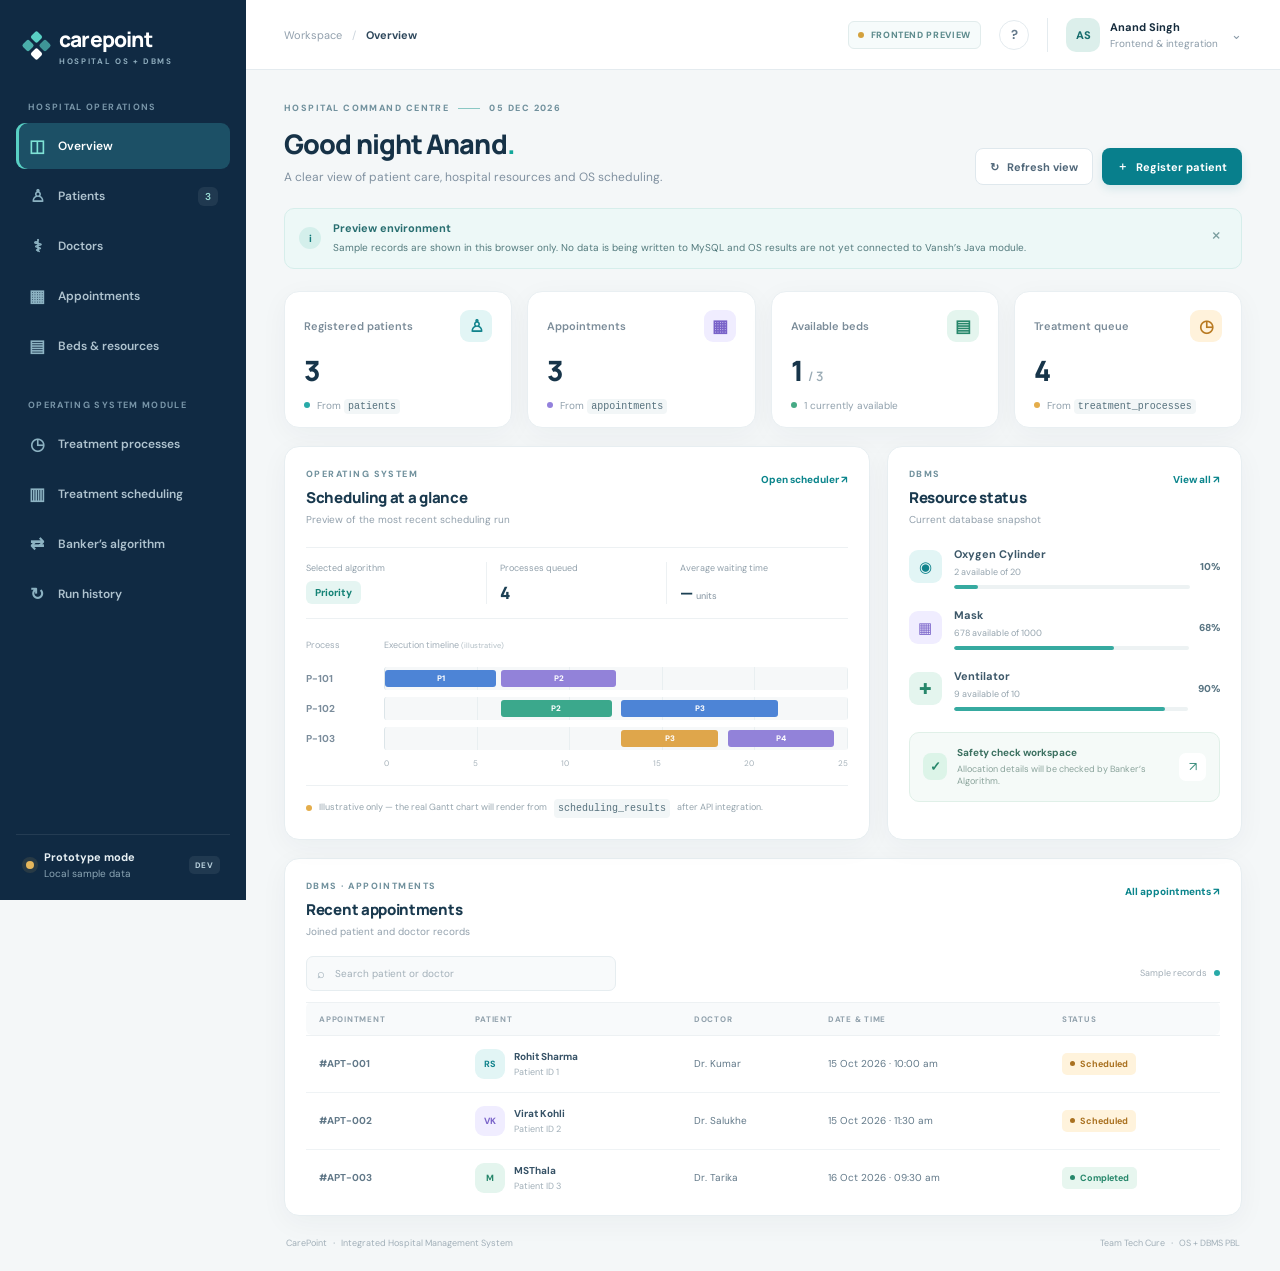
<file: index.html>
<!doctype html>
<html lang="en">
<head>
  <meta charset="utf-8">
  <meta name="viewport" content="width=device-width, initial-scale=1">
  <meta name="theme-color" content="#102a43">
  <title>CarePoint | Integrated Hospital Management</title>
  <link rel="preconnect" href="https://fonts.googleapis.com">
  <link rel="preconnect" href="https://fonts.gstatic.com" crossorigin>
  <link href="https://fonts.googleapis.com/css2?family=DM+Sans:wght@400;500;600;700&family=Manrope:wght@400;500;600;700;800&display=swap" rel="stylesheet">
  <link rel="stylesheet" href="styles.css">
</head>
<body>
<div class="app">
  <aside class="sidebar" id="sidebar">
    <a class="brand" href="#" aria-label="CarePoint home">
      <span class="brand-symbol"><span></span><span></span><span></span><span></span></span>
      <span class="brand-name">carepoint<small>HOSPITAL OS + DBMS</small></span>
    </a>
    <div class="nav-caption">HOSPITAL OPERATIONS</div>
    <nav class="nav-group" aria-label="Hospital operations">
      <button class="nav-item active" data-page="overview"><span class="nav-icon">◫</span><span>Overview</span></button>
      <button class="nav-item" data-page="patients"><span class="nav-icon">♙</span><span>Patients</span><span class="nav-count" id="navPatientCount">3</span></button>
      <button class="nav-item" data-page="doctors"><span class="nav-icon">⚕</span><span>Doctors</span></button>
      <button class="nav-item" data-page="appointments"><span class="nav-icon">▦</span><span>Appointments</span></button>
      <button class="nav-item" data-page="resources"><span class="nav-icon">▤</span><span>Beds & resources</span></button>
    </nav>
    <div class="nav-caption os-caption">OPERATING SYSTEM MODULE</div>
    <nav class="nav-group" aria-label="Operating system modules">
      <button class="nav-item" data-page="treatments"><span class="nav-icon">◷</span><span>Treatment processes</span></button>
      <button class="nav-item" data-page="scheduler"><span class="nav-icon">▥</span><span>Treatment scheduling</span></button>
      <button class="nav-item" data-page="allocation"><span class="nav-icon">⇄</span><span>Banker’s algorithm</span></button>
      <button class="nav-item" data-page="history"><span class="nav-icon">↻</span><span>Run history</span></button>
    </nav>
    <div class="sidebar-footer">
      <div class="connection-dot"></div>
      <div><b>Prototype mode</b><small>Local sample data</small></div>
      <span class="footer-pill">DEV</span>
    </div>
  </aside>

  <main class="main">
    <header class="topbar">
      <button class="mobile-menu" id="mobileMenu" aria-label="Open navigation">☰</button>
      <div class="breadcrumbs"><span>Workspace</span><span class="slash">/</span><b id="crumb">Overview</b></div>
      <div class="topbar-right">
        <span class="environment"><i></i> FRONTEND PREVIEW</span>
        <button class="round-icon" id="helpButton" title="Integration status">?</button>
        <div class="user-chip"><div class="user-avatar">AS</div><div><b>Anand Singh</b><small>Frontend & integration</small></div><span class="chevron">⌄</span></div>
      </div>
    </header>

    <section class="workspace">
      <div class="page-header">
        <div>
          <div class="eyebrow" id="eyebrow">HOSPITAL COMMAND CENTRE <span class="eyebrow-line"></span> <span id="todayLabel"></span></div>
          <h1 id="pageTitle">Good evening, Anand<span class="title-dot">.</span></h1>
          <p id="pageSubtitle">A clear view of patient care, hospital resources and OS scheduling.</p>
        </div>
        <div class="header-actions">
          <button class="button button-light" id="refreshButton">↻ <span>Refresh view</span></button>
          <button class="button button-primary" id="primaryAction">＋ <span>Register patient</span></button>
        </div>
      </div>

      <div class="notice" id="prototypeNotice"><span class="notice-icon">i</span><div><b>Preview environment</b><span>Sample records are shown in this browser only. No data is being written to MySQL and OS results are not yet connected to Vansh’s Java module.</span></div><button id="dismissNotice" aria-label="Dismiss notice">×</button></div>

      <section class="page-view" id="overviewView">
        <div class="metric-grid">
          <article class="metric-card"><div class="metric-head"><span>Registered patients</span><span class="metric-icon cyan">♙</span></div><div class="metric-number" id="metricPatients">3</div><div class="metric-foot"><span class="tiny-dot cyan-dot"></span><span>From <code>patients</code></span></div></article>
          <article class="metric-card"><div class="metric-head"><span>Appointments</span><span class="metric-icon violet">▦</span></div><div class="metric-number" id="metricAppointments">3</div><div class="metric-foot"><span class="tiny-dot violet-dot"></span><span>From <code>appointments</code></span></div></article>
          <article class="metric-card"><div class="metric-head"><span>Available beds</span><span class="metric-icon green">▤</span></div><div class="metric-number" id="metricBeds">1 <small>/ 3</small></div><div class="metric-foot"><span class="tiny-dot green-dot"></span><span id="bedFoot">1 currently available</span></div></article>
          <article class="metric-card"><div class="metric-head"><span>Treatment queue</span><span class="metric-icon amber">◷</span></div><div class="metric-number" id="metricQueue">4</div><div class="metric-foot"><span class="tiny-dot amber-dot"></span><span>From <code>treatment_processes</code></span></div></article>
        </div>

        <div class="overview-grid">
          <article class="panel panel-scheduling">
            <div class="panel-title-row"><div><div class="section-kicker">OPERATING SYSTEM</div><h2>Scheduling at a glance</h2><p>Preview of the most recent scheduling run</p></div><button class="link-button" data-goto="scheduler">Open scheduler ↗</button></div>
            <div class="scheduler-summary">
              <div><span>Selected algorithm</span><b id="overviewAlgorithm">Priority</b></div>
              <div><span>Processes queued</span><b id="overviewProcesses">4</b></div>
              <div><span>Average waiting time</span><b id="overviewWait">— <small>units</small></b></div>
            </div>
            <div class="mini-gantt" id="overviewGantt" aria-label="Illustrative scheduling timeline">
              <div class="gantt-labels"><span>Process</span><span>Execution timeline <small>(illustrative)</small></span></div>
              <div class="gantt-row"><span class="process-label">P-101</span><div class="gantt-track"><i class="gantt-segment seg-blue" style="left:0%;width:24%">P1</i><i class="gantt-segment seg-lilac" style="left:25%;width:25%">P2</i></div></div>
              <div class="gantt-row"><span class="process-label">P-102</span><div class="gantt-track"><i class="gantt-segment seg-green" style="left:25%;width:24%">P2</i><i class="gantt-segment seg-blue" style="left:51%;width:34%">P3</i></div></div>
              <div class="gantt-row"><span class="process-label">P-103</span><div class="gantt-track"><i class="gantt-segment seg-amber" style="left:51%;width:21%">P3</i><i class="gantt-segment seg-lilac" style="left:74%;width:23%">P4</i></div></div>
              <div class="gantt-ticks"><span>0</span><span>5</span><span>10</span><span>15</span><span>20</span><span>25</span></div>
            </div>
            <div class="panel-footnote"><span class="tiny-dot amber-dot"></span>Illustrative only — the real Gantt chart will render from <code>scheduling_results</code> after API integration.</div>
          </article>

          <article class="panel">
            <div class="panel-title-row"><div><div class="section-kicker">DBMS</div><h2>Resource status</h2><p>Current database snapshot</p></div><button class="link-button" data-goto="resources">View all ↗</button></div>
            <div class="resource-summary" id="overviewResources"></div>
            <div class="safety-preview"><div class="safety-mark">✓</div><div><b>Safety check workspace</b><span>Allocation details will be checked by Banker’s Algorithm.</span></div><button class="arrow-button" data-goto="allocation">↗</button></div>
          </article>
        </div>

        <article class="panel table-panel">
          <div class="panel-title-row"><div><div class="section-kicker">DBMS · APPOINTMENTS</div><h2>Recent appointments</h2><p>Joined patient and doctor records</p></div><button class="link-button" data-goto="appointments">All appointments ↗</button></div>
          <div class="table-toolbar"><div class="search-wrap"><span>⌕</span><input id="overviewSearch" placeholder="Search patient or doctor" aria-label="Search appointments"></div><span class="table-meta">Sample records <span class="tiny-dot cyan-dot"></span></span></div>
          <div class="table-scroll"><table><thead><tr><th>APPOINTMENT</th><th>PATIENT</th><th>DOCTOR</th><th>DATE & TIME</th><th>STATUS</th></tr></thead><tbody id="overviewAppointments"></tbody></table></div>
        </article>
      </section>

      <section class="page-view hidden" id="moduleView">
        <div id="moduleContent"></div>
      </section>
      <footer class="workspace-footer"><span>CarePoint <b>·</b> Integrated Hospital Management System</span><span>Team Tech Cure <b>·</b> OS + DBMS PBL</span></footer>
    </section>
  </main>
</div>

<dialog class="modal" id="recordDialog">
  <form id="recordForm">
    <div class="modal-head"><div><div class="section-kicker" id="modalKicker">NEW RECORD</div><h2 id="modalTitle">Register patient</h2><p id="modalSubtitle">Add a patient record to the local preview.</p></div><button type="button" class="modal-close" id="closeModal" aria-label="Close">×</button></div>
    <div id="modalFields" class="modal-fields"></div>
    <div class="modal-foot"><span class="form-hint">Local preview only · not saved to MySQL</span><div><button type="button" class="button button-light" id="cancelModal">Cancel</button><button type="submit" class="button button-primary" id="saveModal">Add record</button></div></div>
  </form>
</dialog>
<div class="toast" id="toast" role="status" aria-live="polite"></div>
<script src="app.js"></script>
</body>
</html>
</file>
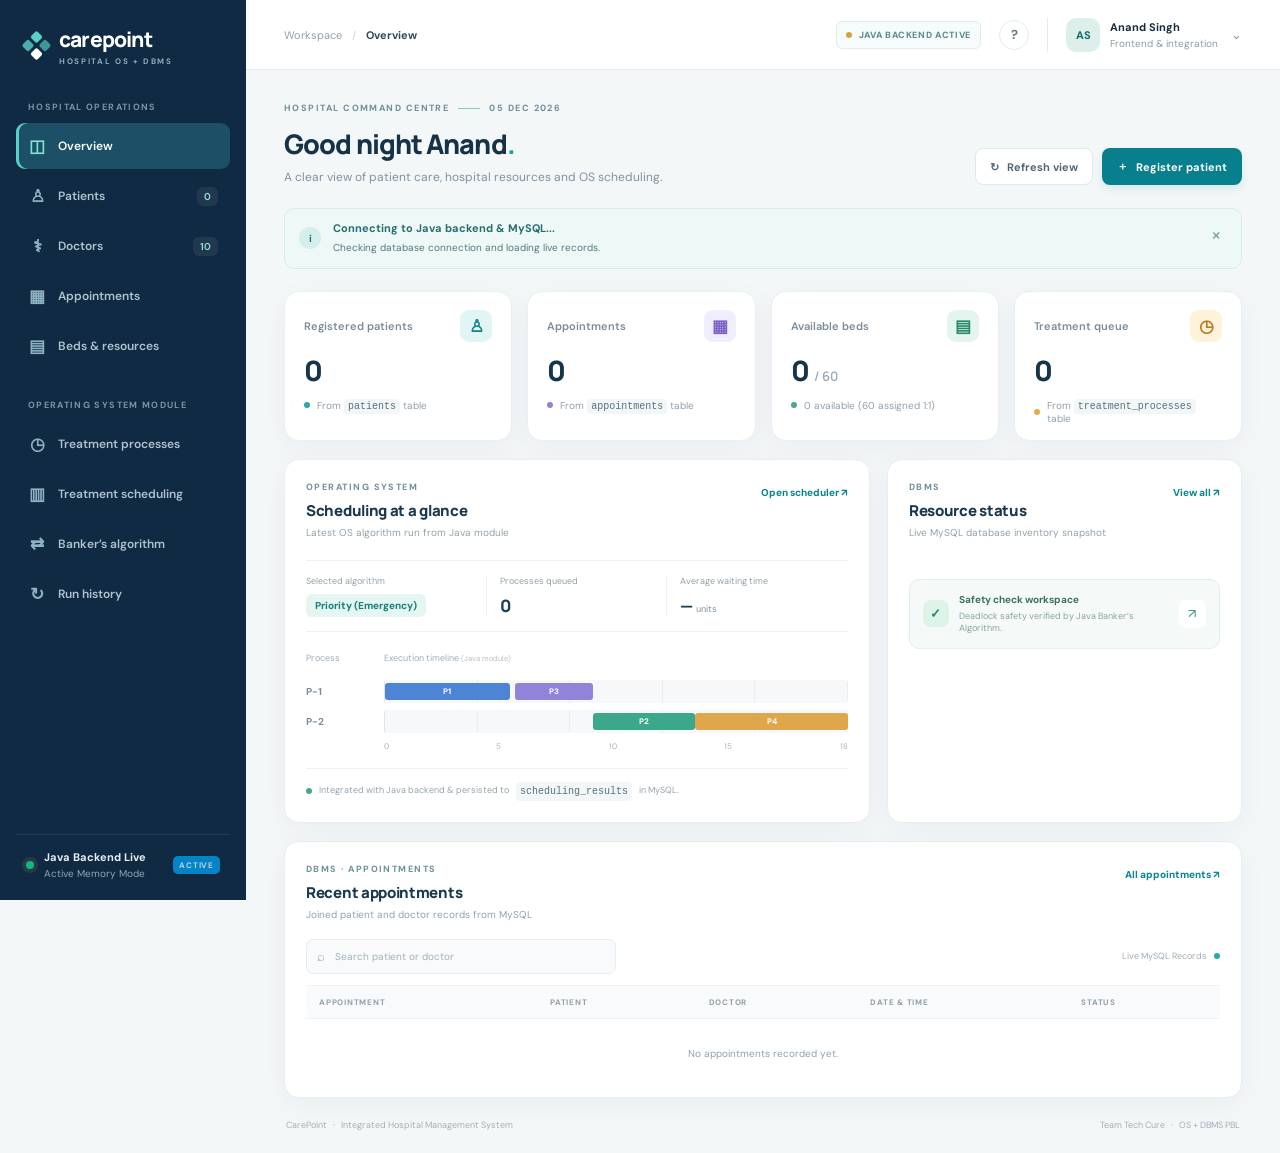
<file: frontend/index.html>
<!doctype html>
<html lang="en">
<head>
  <meta charset="utf-8">
  <meta name="viewport" content="width=device-width, initial-scale=1">
  <meta name="theme-color" content="#102a43">
  <title>CarePoint | Integrated Hospital Management</title>
  <link rel="preconnect" href="https://fonts.googleapis.com">
  <link rel="preconnect" href="https://fonts.gstatic.com" crossorigin>
  <link href="https://fonts.googleapis.com/css2?family=DM+Sans:wght@400;500;600;700&family=Manrope:wght@400;500;600;700;800&display=swap" rel="stylesheet">
  <link rel="stylesheet" href="styles.css">
</head>
<body>
<div class="app">
  <aside class="sidebar" id="sidebar">
    <a class="brand" href="#" aria-label="CarePoint home">
      <span class="brand-symbol"><span></span><span></span><span></span><span></span></span>
      <span class="brand-name">carepoint<small>HOSPITAL OS + DBMS</small></span>
    </a>
    <div class="nav-caption">HOSPITAL OPERATIONS</div>
    <nav class="nav-group" aria-label="Hospital operations">
      <button class="nav-item active" data-page="overview"><span class="nav-icon">◫</span><span>Overview</span></button>
      <button class="nav-item" data-page="patients"><span class="nav-icon">♙</span><span>Patients</span><span class="nav-count" id="navPatientCount">50</span></button>
      <button class="nav-item" data-page="doctors"><span class="nav-icon">⚕</span><span>Doctors</span><span class="nav-count" id="navDoctorCount">10</span></button>
      <button class="nav-item" data-page="appointments"><span class="nav-icon">▦</span><span>Appointments</span></button>
      <button class="nav-item" data-page="resources"><span class="nav-icon">▤</span><span>Beds & resources</span></button>
    </nav>
    <div class="nav-caption os-caption">OPERATING SYSTEM MODULE</div>
    <nav class="nav-group" aria-label="Operating system modules">
      <button class="nav-item" data-page="treatments"><span class="nav-icon">◷</span><span>Treatment processes</span></button>
      <button class="nav-item" data-page="scheduler"><span class="nav-icon">▥</span><span>Treatment scheduling</span></button>
      <button class="nav-item" data-page="allocation"><span class="nav-icon">⇄</span><span>Banker’s algorithm</span></button>
      <button class="nav-item" data-page="history"><span class="nav-icon">↻</span><span>Run history</span></button>
    </nav>
    <div class="sidebar-footer">
      <div class="connection-dot" id="sidebarDot"></div>
      <div><b id="sidebarStatusTitle">Java + MySQL</b><small id="sidebarStatusSub">Checking connection...</small></div>
      <span class="footer-pill" id="sidebarEnvPill">SYNCING</span>
    </div>
  </aside>

  <main class="main">
    <header class="topbar">
      <button class="mobile-menu" id="mobileMenu" aria-label="Open navigation">☰</button>
      <div class="breadcrumbs"><span>Workspace</span><span class="slash">/</span><b id="crumb">Overview</b></div>
      <div class="topbar-right">
        <span class="environment" id="topbarEnv"><i></i> CHECKING BACKEND</span>
        <button class="round-icon" id="helpButton" title="Integration status">?</button>
        <div class="user-chip"><div class="user-avatar">AS</div><div><b>Anand Singh</b><small>Frontend & integration</small></div><span class="chevron">⌄</span></div>
      </div>
    </header>

    <section class="workspace">
      <div class="page-header">
        <div>
          <div class="eyebrow" id="eyebrow">HOSPITAL COMMAND CENTRE <span class="eyebrow-line"></span> <span id="todayLabel"></span></div>
          <h1 id="pageTitle">Good evening, Anand<span class="title-dot">.</span></h1>
          <p id="pageSubtitle">A clear view of patient care, hospital resources and OS scheduling.</p>
        </div>
        <div class="header-actions">
          <button class="button button-light" id="refreshButton">↻ <span>Refresh view</span></button>
          <button class="button button-primary" id="primaryAction">＋ <span>Register patient</span></button>
        </div>
      </div>

      <div class="notice" id="prototypeNotice"><span class="notice-icon">i</span><div id="noticeContent"><b>Connecting to Java backend & MySQL...</b><span>Checking database connection and loading live records.</span></div><button id="dismissNotice" aria-label="Dismiss notice">×</button></div>

      <section class="page-view" id="overviewView">
        <div class="metric-grid">
          <article class="metric-card"><div class="metric-head"><span>Registered patients</span><span class="metric-icon cyan">♙</span></div><div class="metric-number" id="metricPatients">3</div><div class="metric-foot"><span class="tiny-dot cyan-dot"></span><span>From <code>patients</code> table</span></div></article>
          <article class="metric-card"><div class="metric-head"><span>Appointments</span><span class="metric-icon violet">▦</span></div><div class="metric-number" id="metricAppointments">3</div><div class="metric-foot"><span class="tiny-dot violet-dot"></span><span>From <code>appointments</code> table</span></div></article>
          <article class="metric-card"><div class="metric-head"><span>Available beds</span><span class="metric-icon green">▤</span></div><div class="metric-number" id="metricBeds">1 <small>/ 3</small></div><div class="metric-foot"><span class="tiny-dot green-dot"></span><span id="bedFoot">1 currently available</span></div></article>
          <article class="metric-card"><div class="metric-head"><span>Treatment queue</span><span class="metric-icon amber">◷</span></div><div class="metric-number" id="metricQueue">4</div><div class="metric-foot"><span class="tiny-dot amber-dot"></span><span>From <code>treatment_processes</code> table</span></div></article>
        </div>

        <div class="overview-grid">
          <article class="panel panel-scheduling">
            <div class="panel-title-row"><div><div class="section-kicker">OPERATING SYSTEM</div><h2>Scheduling at a glance</h2><p>Latest OS algorithm run from Java module</p></div><button class="link-button" data-goto="scheduler">Open scheduler ↗</button></div>
            <div class="scheduler-summary">
              <div><span>Selected algorithm</span><b id="overviewAlgorithm">Priority</b></div>
              <div><span>Processes queued</span><b id="overviewProcesses">4</b></div>
              <div><span>Average waiting time</span><b id="overviewWait">— <small>units</small></b></div>
            </div>
            <div class="mini-gantt" id="overviewGantt" aria-label="Scheduling timeline">
              <div class="gantt-labels"><span>Process</span><span>Execution timeline <small>(Java module)</small></span></div>
              <div class="gantt-row"><span class="process-label">P-1</span><div class="gantt-track"><i class="gantt-segment seg-blue" style="left:0%;width:27%">P1</i><i class="gantt-segment seg-lilac" style="left:28%;width:17%">P3</i></div></div>
              <div class="gantt-row"><span class="process-label">P-2</span><div class="gantt-track"><i class="gantt-segment seg-green" style="left:45%;width:22%">P2</i><i class="gantt-segment seg-amber" style="left:67%;width:33%">P4</i></div></div>
              <div class="gantt-ticks"><span>0</span><span>5</span><span>10</span><span>15</span><span>18</span></div>
            </div>
            <div class="panel-footnote"><span class="tiny-dot green-dot"></span>Integrated with Java backend & persisted to <code>scheduling_results</code> in MySQL.</div>
          </article>

          <article class="panel">
            <div class="panel-title-row"><div><div class="section-kicker">DBMS</div><h2>Resource status</h2><p>Live MySQL database inventory snapshot</p></div><button class="link-button" data-goto="resources">View all ↗</button></div>
            <div class="resource-summary" id="overviewResources"></div>
            <div class="safety-preview"><div class="safety-mark">✓</div><div><b>Safety check workspace</b><span>Deadlock safety verified by Java Banker’s Algorithm.</span></div><button class="arrow-button" data-goto="allocation">↗</button></div>
          </article>
        </div>

        <article class="panel table-panel">
          <div class="panel-title-row"><div><div class="section-kicker">DBMS · APPOINTMENTS</div><h2>Recent appointments</h2><p>Joined patient and doctor records from MySQL</p></div><button class="link-button" data-goto="appointments">All appointments ↗</button></div>
          <div class="table-toolbar"><div class="search-wrap"><span>⌕</span><input id="overviewSearch" placeholder="Search patient or doctor" aria-label="Search appointments"></div><span class="table-meta">Live MySQL Records <span class="tiny-dot cyan-dot"></span></span></div>
          <div class="table-scroll"><table><thead><tr><th>APPOINTMENT</th><th>PATIENT</th><th>DOCTOR</th><th>DATE & TIME</th><th>STATUS</th></tr></thead><tbody id="overviewAppointments"></tbody></table></div>
        </article>
      </section>

      <section class="page-view hidden" id="moduleView">
        <div id="moduleContent"></div>
      </section>
      <footer class="workspace-footer"><span>CarePoint <b>·</b> Integrated Hospital Management System</span><span>Team Tech Cure <b>·</b> OS + DBMS PBL</span></footer>
    </section>
  </main>
</div>

<dialog class="modal" id="recordDialog">
  <form id="recordForm">
    <div class="modal-head"><div><div class="section-kicker" id="modalKicker">NEW RECORD</div><h2 id="modalTitle">Register patient</h2><p id="modalSubtitle">Persisted to MySQL database via Java backend.</p></div><button type="button" class="modal-close" id="closeModal" aria-label="Close">×</button></div>
    <div id="modalFields" class="modal-fields"></div>
    <div class="modal-foot"><span class="form-hint" id="modalFormHint">Saved to MySQL database via JDBC</span><div><button type="button" class="button button-light" id="cancelModal">Cancel</button><button type="submit" class="button button-primary" id="saveModal">Save record</button></div></div>
  </form>
</dialog>
<div class="toast" id="toast" role="status" aria-live="polite"></div>
<script src="app.js"></script>
</body>
</html>
</file>
<file: styles.css>
:root{
  --ink:#162c3d;--muted:#718396;--subtle:#9aabba;--line:#e4ebef;--canvas:#f4f7f8;--white:#fff;
  --navy:#102a43;--navy2:#183b56;--teal:#087e8b;--teal-light:#e1f5f5;--blue:#4777d8;--blue-light:#e8efff;
  --violet:#7963c9;--violet-light:#f0edff;--green:#27876b;--green-light:#e4f5ee;--amber:#b87920;--amber-light:#fff2db;
  --red:#bf555b;--red-light:#ffebeb;--shadow:0 7px 28px rgba(16,42,67,.045);--radius:15px
}
*{box-sizing:border-box}html{min-width:320px}body{margin:0;background:var(--canvas);color:var(--ink);font-family:"DM Sans",sans-serif;font-size:13px;-webkit-font-smoothing:antialiased}button,input,select{font:inherit}button{cursor:pointer}button:focus-visible,input:focus-visible,select:focus-visible{outline:3px solid #4d9ca955;outline-offset:2px}.app{min-height:100vh}.sidebar{width:246px;background:var(--navy);color:#dce9f0;position:fixed;inset:0 auto 0 0;display:flex;flex-direction:column;padding:25px 16px 16px;z-index:10}.brand{display:flex;align-items:center;gap:12px;text-decoration:none;color:white;padding:0 10px 35px}.brand-symbol{display:grid;grid-template-columns:repeat(2,9px);grid-template-rows:repeat(2,9px);gap:3px;transform:rotate(45deg)}.brand-symbol span{background:#59d0c4;border-radius:2px}.brand-symbol span:nth-child(2){opacity:.65}.brand-symbol span:nth-child(3){opacity:.8}.brand-symbol span:nth-child(4){background:#fff}.brand-name{font:800 21px Manrope,sans-serif;letter-spacing:-.8px}.brand-name small{display:block;margin-top:3px;font:700 8px "DM Sans",sans-serif;letter-spacing:1.65px;color:#8eacbd}.nav-caption{font-size:9px;font-weight:700;letter-spacing:1.35px;color:#7895a8;padding:0 12px 10px}.nav-group{display:grid;gap:4px}.nav-item{width:100%;display:flex;align-items:center;gap:12px;text-align:left;color:#afc3cf;border:0;background:transparent;border-radius:9px;padding:12px 12px;font-size:12px;font-weight:600;transition:background .15s,color .15s}.nav-item:hover{background:#ffffff0d;color:#fff}.nav-item.active{background:#1c5066;color:#fff;box-shadow:inset 3px 0 #59d0c4}.nav-icon{width:18px;text-align:center;font-size:17px;color:#8cb2c2}.nav-item.active .nav-icon{color:#7ee2d5}.nav-count{margin-left:auto;font-size:10px;color:#9bded6;background:#ffffff12;padding:3px 7px;border-radius:6px}.os-caption{margin-top:30px}.sidebar-footer{margin-top:auto;display:flex;align-items:center;gap:10px;padding:15px 10px 4px;border-top:1px solid #ffffff15}.connection-dot{width:8px;height:8px;border-radius:50%;background:#e4b65c;box-shadow:0 0 0 4px #e4b65c1d}.sidebar-footer b{display:block;font-size:11px;color:#e7f0f4}.sidebar-footer small{display:block;color:#8ca6b5;font-size:10px;margin-top:3px}.footer-pill{margin-left:auto;font-size:8px;font-weight:800;letter-spacing:.8px;padding:4px 6px;background:#ffffff12;border-radius:5px;color:#b8d0dc}
.main{margin-left:246px;min-height:100vh}.topbar{height:70px;display:flex;align-items:center;justify-content:space-between;padding:0 38px;background:#fff;border-bottom:1px solid var(--line)}.breadcrumbs{display:flex;gap:10px;align-items:center;color:#92a0ad;font-size:11px}.breadcrumbs .slash{color:#cbd4dc}.breadcrumbs b{font-weight:700;color:#30495d}.topbar-right{display:flex;align-items:center;gap:18px}.environment{display:flex;align-items:center;gap:7px;border:1px solid #e1ecec;color:#5d8b8d;background:#f6fbfb;border-radius:6px;padding:7px 9px;font-size:9px;font-weight:800;letter-spacing:.65px}.environment i{width:6px;height:6px;border-radius:50%;background:#d3a13d}.round-icon{width:30px;height:30px;border-radius:50%;border:1px solid var(--line);background:white;color:#64798b;font-weight:700}.user-chip{display:flex;align-items:center;gap:10px;border-left:1px solid var(--line);padding-left:18px}.user-avatar{width:34px;height:34px;display:grid;place-items:center;background:#dcefeb;color:#176d6d;border-radius:10px;font-size:11px;font-weight:800}.user-chip b{display:block;font-size:11px}.user-chip small{display:block;color:#8b9ba8;font-size:10px;margin-top:3px}.chevron{color:#8b9ba8;margin-left:3px}.mobile-menu{display:none;border:0;background:none;font-size:21px;color:var(--ink)}
.workspace{max-width:1600px;padding:32px 38px 22px;margin:0 auto}.page-header{display:flex;justify-content:space-between;align-items:flex-end;gap:20px;margin-bottom:23px}.eyebrow,.section-kicker{display:flex;align-items:center;gap:9px;color:#71919d;font-size:9px;font-weight:800;letter-spacing:1.45px}.eyebrow-line{display:inline-block;width:22px;height:1px;background:#8bc8c4}.page-header h1{font:800 27px Manrope,sans-serif;letter-spacing:-.9px;margin:11px 0 7px;color:#163247}.title-dot{color:#12a79a}.page-header p{margin:0;color:#8091a0;font-size:12px}.header-actions{display:flex;gap:9px;flex-shrink:0}.button{display:inline-flex;align-items:center;justify-content:center;gap:8px;padding:10px 14px;border-radius:8px;border:1px solid transparent;font-size:11px;font-weight:700;transition:transform .15s,box-shadow .15s}.button:active{transform:translateY(1px)}.button-primary{background:#087f8c;color:#fff;box-shadow:0 4px 10px #087f8c20}.button-primary:hover{background:#066e79;box-shadow:0 6px 14px #087f8c30}.button-light{background:#fff;color:#506779;border-color:#dfe8ed}.button-light:hover{background:#f8fbfc}.notice{display:flex;align-items:center;gap:12px;background:#edf8f7;border:1px solid #d6eeeb;border-radius:10px;padding:12px 14px;margin-bottom:22px;color:#537a7d}.notice-icon{width:22px;height:22px;display:grid;place-items:center;flex-shrink:0;border-radius:50%;background:#d4efeb;color:#147b7b;font-size:12px;font-weight:800}.notice b{display:block;font-size:11px;color:#286e70;margin-bottom:3px}.notice span{font-size:10px;line-height:1.55}.notice button{margin-left:auto;align-self:flex-start;border:0;background:none;color:#7a9d9e;font-size:19px}
.metric-grid{display:grid;grid-template-columns:repeat(4,minmax(0,1fr));gap:15px;margin-bottom:18px}.metric-card{background:#fff;border:1px solid #e9eff2;border-radius:var(--radius);padding:18px 19px 15px;box-shadow:var(--shadow);min-width:0}.metric-head{display:flex;align-items:center;justify-content:space-between;color:#7b8c99;font-size:11px;font-weight:600}.metric-icon{width:32px;height:32px;border-radius:9px;display:grid;place-items:center;font-size:17px}.cyan{background:#e2f5f5;color:#11838c}.violet{background:var(--violet-light);color:var(--violet)}.green{background:var(--green-light);color:var(--green)}.amber{background:var(--amber-light);color:var(--amber)}.metric-number{font:800 28px Manrope,sans-serif;letter-spacing:-1px;color:#17354a;margin:9px 0 10px}.metric-number small{font-size:13px;color:#9aabb5;font-weight:600;letter-spacing:0}.metric-foot{display:flex;align-items:center;gap:7px;color:#90a0ac;font-size:10px}.metric-foot code,.panel-footnote code{font-family:ui-monospace,SFMono-Regular,Consolas,monospace;color:#56717d;font-size:10px;background:#f2f6f7;padding:2px 4px;border-radius:4px}.tiny-dot{display:inline-block;width:6px;height:6px;border-radius:50%;flex-shrink:0}.cyan-dot{background:#28aaa8}.violet-dot{background:#9381dc}.green-dot{background:#46aa85}.amber-dot{background:#e4ad4b}
.overview-grid{display:grid;grid-template-columns:minmax(0,1.65fr) minmax(300px,1fr);gap:17px;margin-bottom:18px}.panel{background:#fff;border:1px solid #e7eef1;border-radius:var(--radius);padding:21px;box-shadow:var(--shadow);min-width:0}.panel-title-row{display:flex;align-items:flex-start;justify-content:space-between;gap:12px}.panel-title-row h2{font:800 15px Manrope,sans-serif;letter-spacing:-.3px;margin:7px 0 5px;color:#19394e}.panel-title-row p{margin:0;color:#92a0ac;font-size:10px}.link-button{border:0;background:none;color:#0b858c;font-size:10px;font-weight:800;padding:5px 0;white-space:nowrap}.link-button:hover{text-decoration:underline}.scheduler-summary{display:grid;grid-template-columns:repeat(3,minmax(0,1fr));margin:21px 0 20px;padding:14px 0;border-top:1px solid #edf1f3;border-bottom:1px solid #edf1f3}.scheduler-summary>div{padding:0 13px;border-right:1px solid #edf1f3}.scheduler-summary>div:first-child{padding-left:0}.scheduler-summary>div:last-child{border:0}.scheduler-summary span{display:block;color:#91a0ab;font-size:9px;margin-bottom:7px}.scheduler-summary b{font:800 17px Manrope,sans-serif;color:#1c4054}.scheduler-summary b small{font:500 9px "DM Sans",sans-serif;color:#92a0ab}.scheduler-summary>div:first-child b{display:inline-block;background:#e5f5f2;color:#168376;padding:5px 9px;border-radius:6px;font:800 10px "DM Sans",sans-serif}.gantt-labels{display:grid;grid-template-columns:78px 1fr;color:#a0adb7;font-size:9px;padding-bottom:9px}.gantt-labels small{color:#b2bec5}.gantt-row{display:grid;grid-template-columns:78px 1fr;align-items:center;gap:0;margin:7px 0}.process-label{font-size:10px;color:#7a8c9b;font-weight:700}.gantt-track{height:23px;position:relative;border-left:1px solid #dce5e9;background:repeating-linear-gradient(90deg,#f6f8f9 0,#f6f8f9 calc(20% - 1px),#e9eff1 calc(20% - 1px),#e9eff1 20%);border-radius:3px;overflow:hidden}.gantt-segment{position:absolute;top:3px;bottom:3px;display:flex;align-items:center;justify-content:center;border-radius:3px;color:#fff;font-size:8px;font-style:normal;font-weight:800;min-width:16px}.seg-blue{background:#4d84d6}.seg-lilac{background:#9282d9}.seg-green{background:#3ba88c}.seg-amber{background:#dfa64b}.gantt-ticks{display:flex;justify-content:space-between;padding-left:78px;color:#a6b2ba;font-size:8px;margin-top:8px}.panel-footnote{display:flex;align-items:center;gap:7px;border-top:1px solid #edf1f3;padding-top:13px;margin-top:17px;color:#95a4ad;font-size:9px;line-height:1.5}.resource-summary{margin-top:19px;display:grid;gap:17px}.resource-line{display:grid;grid-template-columns:35px 1fr auto;align-items:center;gap:10px}.resource-icon{width:33px;height:33px;border-radius:9px;display:grid;place-items:center;font-size:15px}.resource-detail{min-width:0}.resource-detail b{font-size:11px;color:#3d5869}.resource-detail small{display:block;margin-top:4px;color:#96a5af;font-size:9px}.resource-amount{font-size:10px;color:#587482;font-weight:800}.resource-bar{height:4px;background:#edf2f3;border-radius:10px;overflow:hidden;margin-top:7px}.resource-bar i{display:block;height:100%;border-radius:10px;background:#36aaa0}.safety-preview{display:flex;align-items:center;gap:10px;padding:13px;background:#f5faf8;border:1px solid #e0f0e8;border-radius:10px;margin-top:21px}.safety-mark{width:27px;height:27px;display:grid;place-items:center;border-radius:8px;background:#dcf4e8;color:#27876b;font-weight:900}.safety-preview b{display:block;color:#3b7060;font-size:10px}.safety-preview span{display:block;color:#8aa39b;font-size:9px;margin-top:4px;line-height:1.4}.arrow-button{margin-left:auto;border:0;background:#fff;color:#398d7c;border-radius:7px;width:28px;height:28px}
.table-panel{padding-bottom:9px}.table-toolbar{display:flex;align-items:center;justify-content:space-between;gap:12px;margin:18px 0 11px}.search-wrap{display:flex;align-items:center;gap:8px;background:#f8fafb;border:1px solid #e6edf0;border-radius:7px;padding:8px 10px;width:min(310px,100%);color:#95a6b1}.search-wrap input{border:0;outline:none;background:transparent;width:100%;min-width:0;font-size:10px;color:#344f61}.search-wrap input::placeholder{color:#a3b0b9}.table-meta{font-size:9px;color:#a1adb6;display:flex;align-items:center;gap:7px}.table-scroll{width:100%;overflow:auto}table{border-collapse:collapse;width:100%;white-space:nowrap}thead th{text-align:left;padding:11px 13px;background:#f8fafb;color:#92a2ad;font-size:8px;letter-spacing:.75px;font-weight:800;border-top:1px solid #edf1f3;border-bottom:1px solid #edf1f3}thead th:first-child{border-radius:6px 0 0 6px}thead th:last-child{border-radius:0 6px 6px 0}tbody td{padding:13px;border-bottom:1px solid #eff3f5;color:#617888;font-size:10px}tbody tr:last-child td{border-bottom:0}tbody tr:hover td{background:#fbfdfd}.person{display:flex;align-items:center;gap:9px}.person-avatar{width:30px;height:30px;border-radius:9px;display:grid;place-items:center;font-size:9px;font-weight:800;flex-shrink:0}.person-name{font-weight:700;color:#365266;font-size:10px}.person-id{display:block;color:#a1afb8;font-size:9px;margin-top:3px}.status{display:inline-flex;align-items:center;gap:5px;padding:5px 8px;border-radius:5px;font-size:9px;font-weight:700}.status:before{content:"";width:5px;height:5px;border-radius:50%;background:currentColor}.status-scheduled,.status-available,.status-safe,.status-completed{color:#27876b;background:#e7f6ef}.status-waiting,.status-pending,.status-queued{color:#a97120;background:#fff3dc}.status-occupied,.status-in-progress{color:#4777c8;background:#eaf0ff}.status-maintenance,.status-unsafe,.status-cancelled{color:#bb555b;background:#ffeded}.empty-state{text-align:center;color:#91a1ad;padding:28px!important}.workspace-footer{display:flex;justify-content:space-between;gap:10px;color:#a1afb8;font-size:9px;padding:21px 2px 0}.workspace-footer b{color:#b8c3ca;margin:0 4px}
.hidden{display:none!important}.module-intro{display:flex;align-items:flex-start;justify-content:space-between;gap:18px;margin:2px 0 18px}.module-intro h2{font:800 17px Manrope,sans-serif;margin:0 0 7px}.module-intro p{color:#899ba7;font-size:11px;margin:0;line-height:1.6}.module-grid{display:grid;grid-template-columns:minmax(0,1.4fr) minmax(280px,.8fr);gap:16px;margin-bottom:17px}.module-grid.equal{grid-template-columns:repeat(2,minmax(0,1fr))}.module-card{background:#fff;border:1px solid #e6eef1;border-radius:var(--radius);padding:20px;box-shadow:var(--shadow);min-width:0}.module-card h3{font:800 13px Manrope,sans-serif;margin:0 0 6px}.module-card .muted{font-size:10px;color:#8fa0ab;line-height:1.6;margin:0 0 17px}.field-grid{display:grid;grid-template-columns:repeat(2,minmax(0,1fr));gap:12px}.field{display:flex;flex-direction:column;gap:6px;min-width:0}.field label{font-size:10px;font-weight:700;color:#607889}.field input,.field select{width:100%;min-width:0;padding:10px 11px;border:1px solid #dfe8ec;border-radius:7px;background:#fff;color:#344f61;font-size:11px}.field input::placeholder{color:#b1bdc5}.form-actions{display:flex;justify-content:flex-end;gap:8px;margin-top:16px}.mini-stat-grid{display:grid;grid-template-columns:repeat(3,minmax(0,1fr));gap:10px;margin:15px 0}.mini-stat{border:1px solid #edf1f3;border-radius:9px;padding:13px}.mini-stat span{display:block;color:#94a3ad;font-size:9px}.mini-stat b{display:block;font:800 20px Manrope,sans-serif;color:#26475a;margin-top:7px}.filter-row{display:flex;flex-wrap:wrap;gap:9px;align-items:center;margin:15px 0}.filter-row .search-wrap{width:240px}.filter-row select{padding:9px 11px;border:1px solid #e2e9ed;border-radius:7px;background:#fff;color:#617888;font-size:10px}.inline-note{display:flex;gap:8px;align-items:flex-start;color:#8b9ba6;font-size:10px;line-height:1.6;padding:12px 13px;background:#f8fafb;border-radius:8px;margin-top:14px}.inline-note b{color:#637f8c}.algorithm-tabs{display:flex;gap:7px;flex-wrap:wrap;margin:15px 0}.algorithm-tabs button{padding:8px 12px;border-radius:7px;border:1px solid #dfe8ec;background:#fff;color:#6c8290;font-size:10px;font-weight:700}.algorithm-tabs button.active{border-color:#a9dcd7;background:#eaf8f6;color:#087f80}.data-table-wrap{border:1px solid #e9eff2;border-radius:9px;overflow:auto}.data-table-wrap table{min-width:650px}.gantt-result{margin-top:18px}.gantt-result .gantt-row{grid-template-columns:74px 1fr}.gantt-result .gantt-track{height:29px}.result-cards{display:grid;grid-template-columns:repeat(3,minmax(0,1fr));gap:10px;margin-top:17px}.result-card{background:#f8fafb;border:1px solid #eaf0f2;border-radius:9px;padding:13px}.result-card span{font-size:9px;color:#92a2ac;display:block}.result-card b{font:800 18px Manrope,sans-serif;color:#2a4a5c;display:block;margin-top:7px}.resource-matrix{min-width:580px}.safe-banner{display:flex;align-items:center;gap:12px;padding:15px;border-radius:10px;margin:15px 0}.safe-banner.safe{background:#e9f7f0;border:1px solid #d2ecdf;color:#2d7c61}.safe-banner.unsafe{background:#fff0ee;border:1px solid #f4d8d5;color:#ad5153}.safe-banner .big-check{font-size:21px;font-weight:900}.safe-banner b{display:block;font-size:12px}.safe-banner span{display:block;font-size:10px;margin-top:4px;opacity:.8}.safe-sequence{display:flex;flex-wrap:wrap;align-items:center;gap:7px;margin-top:14px}.safe-sequence span{background:#e7f5ee;color:#2d7c61;border:1px solid #d5ebdf;border-radius:6px;padding:7px 9px;font-size:10px;font-weight:800}.safe-sequence i{font-style:normal;color:#91a5a0}.algorithm-explainer{display:grid;gap:11px}.explain-row{display:flex;gap:10px}.explain-num{width:23px;height:23px;display:grid;place-items:center;flex-shrink:0;border-radius:7px;background:#edf5f5;color:#148183;font-size:10px;font-weight:800}.explain-row b{display:block;color:#4b6676;font-size:10px}.explain-row p{margin:4px 0 0;color:#91a0aa;font-size:9px;line-height:1.55}.history-list{display:grid;gap:0}.history-item{display:grid;grid-template-columns:34px 1fr auto;gap:11px;align-items:start;padding:15px 0;border-bottom:1px solid #edf1f3}.history-item:last-child{border-bottom:0}.history-symbol{width:32px;height:32px;border-radius:9px;background:#e8f4f4;color:#168287;display:grid;place-items:center;font-size:15px}.history-item b{display:block;font-size:11px;color:#3e5a6c}.history-item p{margin:4px 0 0;color:#94a2ad;font-size:9px;line-height:1.5}.history-item time{font-size:9px;color:#9aa9b3;white-space:nowrap}.modal{width:min(560px,calc(100% - 28px));max-height:88vh;overflow:auto;border:1px solid #e0e9ed;border-radius:16px;padding:0;box-shadow:0 24px 80px #102a4330}.modal::backdrop{background:#102a4370;backdrop-filter:blur(3px)}.modal form{padding:23px}.modal-head{display:flex;justify-content:space-between;gap:15px;margin-bottom:22px}.modal-head h2{font:800 19px Manrope,sans-serif;margin:7px 0;color:#1a3b50}.modal-head p{font-size:10px;color:#8d9da8;margin:0}.modal-close{align-self:flex-start;width:30px;height:30px;border:0;border-radius:8px;background:#f0f5f6;color:#67808e;font-size:21px}.modal-fields{display:grid;gap:13px}.modal-foot{display:flex;align-items:center;justify-content:space-between;gap:12px;margin-top:25px;padding-top:17px;border-top:1px solid #edf1f3}.modal-foot>div{display:flex;gap:8px}.form-hint{font-size:9px;color:#9aabb5}.toast{position:fixed;right:25px;bottom:24px;max-width:min(380px,calc(100vw - 30px));padding:13px 16px;background:#153b4d;color:white;border-radius:9px;box-shadow:0 8px 30px #102a4330;font-size:11px;line-height:1.5;opacity:0;transform:translateY(8px);pointer-events:none;transition:.2s;z-index:50}.toast.show{opacity:1;transform:translateY(0)}
@media(max-width:1200px){.sidebar{width:225px}.main{margin-left:225px}.workspace{padding:28px 24px 20px}.topbar{padding:0 24px}.metric-grid{grid-template-columns:repeat(2,minmax(0,1fr))}.overview-grid{grid-template-columns:1fr}.module-grid{grid-template-columns:1fr}.module-grid.equal{grid-template-columns:1fr}.resource-summary{grid-template-columns:repeat(2,minmax(0,1fr))}}
@media(max-width:760px){.sidebar{transform:translateX(-100%);transition:transform .22s;box-shadow:12px 0 35px #102a4330}.sidebar.open{transform:translateX(0)}.main{margin-left:0}.mobile-menu{display:block}.topbar{height:61px;padding:0 15px;gap:10px}.breadcrumbs{flex:1}.topbar-right{gap:9px}.environment,.round-icon,.user-chip>div:not(.user-avatar),.chevron{display:none}.user-chip{padding-left:10px}.workspace{padding:23px 14px 18px}.page-header{align-items:flex-start;flex-direction:column}.page-header h1{font-size:24px}.header-actions{width:100%}.header-actions .button{flex:1}.notice{align-items:flex-start}.metric-grid{gap:9px}.metric-card{padding:14px}.metric-number{font-size:25px}.metric-head{font-size:10px}.metric-icon{width:29px;height:29px}.panel{padding:16px 13px}.panel-title-row h2{font-size:14px}.scheduler-summary>div{padding:0 7px}.scheduler-summary span{font-size:8px}.scheduler-summary b{font-size:14px}.gantt-labels,.gantt-row{grid-template-columns:54px 1fr}.gantt-ticks{padding-left:54px}.process-label{font-size:9px}.table-panel{padding:16px 10px}.table-panel .panel-title-row{padding:0 3px}.table-toolbar{padding:0 3px}.workspace-footer{flex-direction:column}.resource-summary{grid-template-columns:1fr}.field-grid{grid-template-columns:1fr}.mini-stat-grid,.result-cards{grid-template-columns:repeat(2,minmax(0,1fr))}.module-intro{flex-direction:column}.modal form{padding:18px}.modal-foot{align-items:flex-start;flex-direction:column}.modal-foot>div{width:100%}.modal-foot .button{flex:1}.form-hint{line-height:1.5}}

/* OS-module additions: preserve the CarePoint visual language. */
.os-resource-grid{margin:0 0 17px;grid-template-columns:repeat(3,minmax(0,1fr))}.os-resource-grid .metric-card .resource-bar{margin-top:12px;height:5px;background:#edf2f4;border-radius:10px;overflow:hidden}.os-resource-grid .resource-bar i{display:block;height:100%;background:linear-gradient(90deg,#087e8b,#59d0c4);border-radius:10px}.banker-inputs{display:grid;gap:15px}.banker-available{display:grid;grid-template-columns:repeat(3,minmax(0,1fr));gap:10px;padding:13px;background:#f8fafb;border:1px solid #edf1f3;border-radius:9px}.banker-available>b{grid-column:1/-1;color:#526f80;font-size:10px}.banker-table{min-width:500px}.banker-table td input{width:43px;max-width:100%;padding:7px 4px;border:1px solid #dfe8ec;border-radius:5px;text-align:center;color:#344f61;background:#fff}.banker-table td{padding:9px 7px}.banker-table td:nth-child(2),.banker-table td:nth-child(3){white-space:normal}.sr-only{position:absolute;width:1px;height:1px;padding:0;margin:-1px;overflow:hidden;clip:rect(0,0,0,0);white-space:nowrap;border:0}
@media(max-width:760px){.os-resource-grid{grid-template-columns:1fr}.banker-available{grid-template-columns:1fr}.banker-available>b{grid-column:auto}}
</file>
<file: frontend/styles.css>
:root{
  --ink:#162c3d;--muted:#718396;--subtle:#9aabba;--line:#e4ebef;--canvas:#f4f7f8;--white:#fff;
  --navy:#102a43;--navy2:#183b56;--teal:#087e8b;--teal-light:#e1f5f5;--blue:#4777d8;--blue-light:#e8efff;
  --violet:#7963c9;--violet-light:#f0edff;--green:#27876b;--green-light:#e4f5ee;--amber:#b87920;--amber-light:#fff2db;
  --red:#bf555b;--red-light:#ffebeb;--shadow:0 7px 28px rgba(16,42,67,.045);--radius:15px
}
*{box-sizing:border-box}html{min-width:320px}body{margin:0;background:var(--canvas);color:var(--ink);font-family:"DM Sans",sans-serif;font-size:13px;-webkit-font-smoothing:antialiased}button,input,select{font:inherit}button{cursor:pointer}button:focus-visible,input:focus-visible,select:focus-visible{outline:3px solid #4d9ca955;outline-offset:2px}.app{min-height:100vh}.sidebar{width:246px;background:var(--navy);color:#dce9f0;position:fixed;inset:0 auto 0 0;display:flex;flex-direction:column;padding:25px 16px 16px;z-index:10}.brand{display:flex;align-items:center;gap:12px;text-decoration:none;color:white;padding:0 10px 35px}.brand-symbol{display:grid;grid-template-columns:repeat(2,9px);grid-template-rows:repeat(2,9px);gap:3px;transform:rotate(45deg)}.brand-symbol span{background:#59d0c4;border-radius:2px}.brand-symbol span:nth-child(2){opacity:.65}.brand-symbol span:nth-child(3){opacity:.8}.brand-symbol span:nth-child(4){background:#fff}.brand-name{font:800 21px Manrope,sans-serif;letter-spacing:-.8px}.brand-name small{display:block;margin-top:3px;font:700 8px "DM Sans",sans-serif;letter-spacing:1.65px;color:#8eacbd}.nav-caption{font-size:9px;font-weight:700;letter-spacing:1.35px;color:#7895a8;padding:0 12px 10px}.nav-group{display:grid;gap:4px}.nav-item{width:100%;display:flex;align-items:center;gap:12px;text-align:left;color:#afc3cf;border:0;background:transparent;border-radius:9px;padding:12px 12px;font-size:12px;font-weight:600;transition:background .15s,color .15s}.nav-item:hover{background:#ffffff0d;color:#fff}.nav-item.active{background:#1c5066;color:#fff;box-shadow:inset 3px 0 #59d0c4}.nav-icon{width:18px;text-align:center;font-size:17px;color:#8cb2c2}.nav-item.active .nav-icon{color:#7ee2d5}.nav-count{margin-left:auto;font-size:10px;color:#9bded6;background:#ffffff12;padding:3px 7px;border-radius:6px}.os-caption{margin-top:30px}.sidebar-footer{margin-top:auto;display:flex;align-items:center;gap:10px;padding:15px 10px 4px;border-top:1px solid #ffffff15}.connection-dot{width:8px;height:8px;border-radius:50%;background:#e4b65c;box-shadow:0 0 0 4px #e4b65c1d}.sidebar-footer b{display:block;font-size:11px;color:#e7f0f4}.sidebar-footer small{display:block;color:#8ca6b5;font-size:10px;margin-top:3px}.footer-pill{margin-left:auto;font-size:8px;font-weight:800;letter-spacing:.8px;padding:4px 6px;background:#ffffff12;border-radius:5px;color:#b8d0dc}
.main{margin-left:246px;min-height:100vh}.topbar{height:70px;display:flex;align-items:center;justify-content:space-between;padding:0 38px;background:#fff;border-bottom:1px solid var(--line)}.breadcrumbs{display:flex;gap:10px;align-items:center;color:#92a0ad;font-size:11px}.breadcrumbs .slash{color:#cbd4dc}.breadcrumbs b{font-weight:700;color:#30495d}.topbar-right{display:flex;align-items:center;gap:18px}.environment{display:flex;align-items:center;gap:7px;border:1px solid #e1ecec;color:#5d8b8d;background:#f6fbfb;border-radius:6px;padding:7px 9px;font-size:9px;font-weight:800;letter-spacing:.65px}.environment i{width:6px;height:6px;border-radius:50%;background:#d3a13d}.round-icon{width:30px;height:30px;border-radius:50%;border:1px solid var(--line);background:white;color:#64798b;font-weight:700}.user-chip{display:flex;align-items:center;gap:10px;border-left:1px solid var(--line);padding-left:18px}.user-avatar{width:34px;height:34px;display:grid;place-items:center;background:#dcefeb;color:#176d6d;border-radius:10px;font-size:11px;font-weight:800}.user-chip b{display:block;font-size:11px}.user-chip small{display:block;color:#8b9ba8;font-size:10px;margin-top:3px}.chevron{color:#8b9ba8;margin-left:3px}.mobile-menu{display:none;border:0;background:none;font-size:21px;color:var(--ink)}
.workspace{max-width:1600px;padding:32px 38px 22px;margin:0 auto}.page-header{display:flex;justify-content:space-between;align-items:flex-end;gap:20px;margin-bottom:23px}.eyebrow,.section-kicker{display:flex;align-items:center;gap:9px;color:#71919d;font-size:9px;font-weight:800;letter-spacing:1.45px}.eyebrow-line{display:inline-block;width:22px;height:1px;background:#8bc8c4}.page-header h1{font:800 27px Manrope,sans-serif;letter-spacing:-.9px;margin:11px 0 7px;color:#163247}.title-dot{color:#12a79a}.page-header p{margin:0;color:#8091a0;font-size:12px}.header-actions{display:flex;gap:9px;flex-shrink:0}.button{display:inline-flex;align-items:center;justify-content:center;gap:8px;padding:10px 14px;border-radius:8px;border:1px solid transparent;font-size:11px;font-weight:700;transition:transform .15s,box-shadow .15s}.button:active{transform:translateY(1px)}.button-primary{background:#087f8c;color:#fff;box-shadow:0 4px 10px #087f8c20}.button-primary:hover{background:#066e79;box-shadow:0 6px 14px #087f8c30}.button-light{background:#fff;color:#506779;border-color:#dfe8ed}.button-light:hover{background:#f8fbfc}.notice{display:flex;align-items:center;gap:12px;background:#edf8f7;border:1px solid #d6eeeb;border-radius:10px;padding:12px 14px;margin-bottom:22px;color:#537a7d}.notice-icon{width:22px;height:22px;display:grid;place-items:center;flex-shrink:0;border-radius:50%;background:#d4efeb;color:#147b7b;font-size:12px;font-weight:800}.notice b{display:block;font-size:11px;color:#286e70;margin-bottom:3px}.notice span{font-size:10px;line-height:1.55}.notice button{margin-left:auto;align-self:flex-start;border:0;background:none;color:#7a9d9e;font-size:19px}
.metric-grid{display:grid;grid-template-columns:repeat(4,minmax(0,1fr));gap:15px;margin-bottom:18px}.metric-card{background:#fff;border:1px solid #e9eff2;border-radius:var(--radius);padding:18px 19px 15px;box-shadow:var(--shadow);min-width:0}.metric-head{display:flex;align-items:center;justify-content:space-between;color:#7b8c99;font-size:11px;font-weight:600}.metric-icon{width:32px;height:32px;border-radius:9px;display:grid;place-items:center;font-size:17px}.cyan{background:#e2f5f5;color:#11838c}.violet{background:var(--violet-light);color:var(--violet)}.green{background:var(--green-light);color:var(--green)}.amber{background:var(--amber-light);color:var(--amber)}.metric-number{font:800 28px Manrope,sans-serif;letter-spacing:-1px;color:#17354a;margin:9px 0 10px}.metric-number small{font-size:13px;color:#9aabb5;font-weight:600;letter-spacing:0}.metric-foot{display:flex;align-items:center;gap:7px;color:#90a0ac;font-size:10px}.metric-foot code,.panel-footnote code{font-family:ui-monospace,SFMono-Regular,Consolas,monospace;color:#56717d;font-size:10px;background:#f2f6f7;padding:2px 4px;border-radius:4px}.tiny-dot{display:inline-block;width:6px;height:6px;border-radius:50%;flex-shrink:0}.cyan-dot{background:#28aaa8}.violet-dot{background:#9381dc}.green-dot{background:#46aa85}.amber-dot{background:#e4ad4b}
.overview-grid{display:grid;grid-template-columns:minmax(0,1.65fr) minmax(300px,1fr);gap:17px;margin-bottom:18px}.panel{background:#fff;border:1px solid #e7eef1;border-radius:var(--radius);padding:21px;box-shadow:var(--shadow);min-width:0}.panel-title-row{display:flex;align-items:flex-start;justify-content:space-between;gap:12px}.panel-title-row h2{font:800 15px Manrope,sans-serif;letter-spacing:-.3px;margin:7px 0 5px;color:#19394e}.panel-title-row p{margin:0;color:#92a0ac;font-size:10px}.link-button{border:0;background:none;color:#0b858c;font-size:10px;font-weight:800;padding:5px 0;white-space:nowrap}.link-button:hover{text-decoration:underline}.scheduler-summary{display:grid;grid-template-columns:repeat(3,minmax(0,1fr));margin:21px 0 20px;padding:14px 0;border-top:1px solid #edf1f3;border-bottom:1px solid #edf1f3}.scheduler-summary>div{padding:0 13px;border-right:1px solid #edf1f3}.scheduler-summary>div:first-child{padding-left:0}.scheduler-summary>div:last-child{border:0}.scheduler-summary span{display:block;color:#91a0ab;font-size:9px;margin-bottom:7px}.scheduler-summary b{font:800 17px Manrope,sans-serif;color:#1c4054}.scheduler-summary b small{font:500 9px "DM Sans",sans-serif;color:#92a0ab}.scheduler-summary>div:first-child b{display:inline-block;background:#e5f5f2;color:#168376;padding:5px 9px;border-radius:6px;font:800 10px "DM Sans",sans-serif}.gantt-labels{display:grid;grid-template-columns:78px 1fr;color:#a0adb7;font-size:9px;padding-bottom:9px}.gantt-labels small{color:#b2bec5}.gantt-row{display:grid;grid-template-columns:78px 1fr;align-items:center;gap:0;margin:7px 0}.process-label{font-size:10px;color:#7a8c9b;font-weight:700}.gantt-track{height:23px;position:relative;border-left:1px solid #dce5e9;background:repeating-linear-gradient(90deg,#f6f8f9 0,#f6f8f9 calc(20% - 1px),#e9eff1 calc(20% - 1px),#e9eff1 20%);border-radius:3px;overflow:hidden}.gantt-segment{position:absolute;top:3px;bottom:3px;display:flex;align-items:center;justify-content:center;border-radius:3px;color:#fff;font-size:8px;font-style:normal;font-weight:800;min-width:16px}.seg-blue{background:#4d84d6}.seg-lilac{background:#9282d9}.seg-green{background:#3ba88c}.seg-amber{background:#dfa64b}.gantt-ticks{display:flex;justify-content:space-between;padding-left:78px;color:#a6b2ba;font-size:8px;margin-top:8px}.panel-footnote{display:flex;align-items:center;gap:7px;border-top:1px solid #edf1f3;padding-top:13px;margin-top:17px;color:#95a4ad;font-size:9px;line-height:1.5}.resource-summary{margin-top:19px;display:grid;gap:17px}.resource-line{display:grid;grid-template-columns:35px 1fr auto;align-items:center;gap:10px}.resource-icon{width:33px;height:33px;border-radius:9px;display:grid;place-items:center;font-size:15px}.resource-detail{min-width:0}.resource-detail b{font-size:11px;color:#3d5869}.resource-detail small{display:block;margin-top:4px;color:#96a5af;font-size:9px}.resource-amount{font-size:10px;color:#587482;font-weight:800}.resource-bar{height:4px;background:#edf2f3;border-radius:10px;overflow:hidden;margin-top:7px}.resource-bar i{display:block;height:100%;border-radius:10px;background:#36aaa0}.safety-preview{display:flex;align-items:center;gap:10px;padding:13px;background:#f5faf8;border:1px solid #e0f0e8;border-radius:10px;margin-top:21px}.safety-mark{width:27px;height:27px;display:grid;place-items:center;border-radius:8px;background:#dcf4e8;color:#27876b;font-weight:900}.safety-preview b{display:block;color:#3b7060;font-size:10px}.safety-preview span{display:block;color:#8aa39b;font-size:9px;margin-top:4px;line-height:1.4}.arrow-button{margin-left:auto;border:0;background:#fff;color:#398d7c;border-radius:7px;width:28px;height:28px}
.table-panel{padding-bottom:9px}.table-toolbar{display:flex;align-items:center;justify-content:space-between;gap:12px;margin:18px 0 11px}.search-wrap{display:flex;align-items:center;gap:8px;background:#f8fafb;border:1px solid #e6edf0;border-radius:7px;padding:8px 10px;width:min(310px,100%);color:#95a6b1}.search-wrap input{border:0;outline:none;background:transparent;width:100%;min-width:0;font-size:10px;color:#344f61}.search-wrap input::placeholder{color:#a3b0b9}.table-meta{font-size:9px;color:#a1adb6;display:flex;align-items:center;gap:7px}.table-scroll{width:100%;overflow:auto}table{border-collapse:collapse;width:100%;white-space:nowrap}thead th{text-align:left;padding:11px 13px;background:#f8fafb;color:#92a2ad;font-size:8px;letter-spacing:.75px;font-weight:800;border-top:1px solid #edf1f3;border-bottom:1px solid #edf1f3}thead th:first-child{border-radius:6px 0 0 6px}thead th:last-child{border-radius:0 6px 6px 0}tbody td{padding:13px;border-bottom:1px solid #eff3f5;color:#617888;font-size:10px}tbody tr:last-child td{border-bottom:0}tbody tr:hover td{background:#fbfdfd}.person{display:flex;align-items:center;gap:9px}.person-avatar{width:30px;height:30px;border-radius:9px;display:grid;place-items:center;font-size:9px;font-weight:800;flex-shrink:0}.person-name{font-weight:700;color:#365266;font-size:10px}.person-id{display:block;color:#a1afb8;font-size:9px;margin-top:3px}.status{display:inline-flex;align-items:center;gap:5px;padding:5px 8px;border-radius:5px;font-size:9px;font-weight:700}.status:before{content:"";width:5px;height:5px;border-radius:50%;background:currentColor}.status-scheduled,.status-available,.status-safe,.status-completed{color:#27876b;background:#e7f6ef}.status-waiting,.status-pending,.status-queued{color:#a97120;background:#fff3dc}.status-occupied,.status-in-progress{color:#4777c8;background:#eaf0ff}.status-maintenance,.status-unsafe,.status-cancelled{color:#bb555b;background:#ffeded}.empty-state{text-align:center;color:#91a1ad;padding:28px!important}.workspace-footer{display:flex;justify-content:space-between;gap:10px;color:#a1afb8;font-size:9px;padding:21px 2px 0}.workspace-footer b{color:#b8c3ca;margin:0 4px}
.hidden{display:none!important}.module-intro{display:flex;align-items:flex-start;justify-content:space-between;gap:18px;margin:2px 0 18px}.module-intro h2{font:800 17px Manrope,sans-serif;margin:0 0 7px}.module-intro p{color:#899ba7;font-size:11px;margin:0;line-height:1.6}.module-grid{display:grid;grid-template-columns:minmax(0,1.4fr) minmax(280px,.8fr);gap:16px;margin-bottom:17px}.module-grid.equal{grid-template-columns:repeat(2,minmax(0,1fr))}.module-card{background:#fff;border:1px solid #e6eef1;border-radius:var(--radius);padding:20px;box-shadow:var(--shadow);min-width:0}.module-card h3{font:800 13px Manrope,sans-serif;margin:0 0 6px}.module-card .muted{font-size:10px;color:#8fa0ab;line-height:1.6;margin:0 0 17px}.field-grid{display:grid;grid-template-columns:repeat(2,minmax(0,1fr));gap:12px}.field{display:flex;flex-direction:column;gap:6px;min-width:0}.field label{font-size:10px;font-weight:700;color:#607889}.field input,.field select{width:100%;min-width:0;padding:10px 11px;border:1px solid #dfe8ec;border-radius:7px;background:#fff;color:#344f61;font-size:11px}.field input::placeholder{color:#b1bdc5}.form-actions{display:flex;justify-content:flex-end;gap:8px;margin-top:16px}.mini-stat-grid{display:grid;grid-template-columns:repeat(3,minmax(0,1fr));gap:10px;margin:15px 0}.mini-stat{border:1px solid #edf1f3;border-radius:9px;padding:13px}.mini-stat span{display:block;color:#94a3ad;font-size:9px}.mini-stat b{display:block;font:800 20px Manrope,sans-serif;color:#26475a;margin-top:7px}.filter-row{display:flex;flex-wrap:wrap;gap:9px;align-items:center;margin:15px 0}.filter-row .search-wrap{width:240px}.filter-row select{padding:9px 11px;border:1px solid #e2e9ed;border-radius:7px;background:#fff;color:#617888;font-size:10px}.inline-note{display:flex;gap:8px;align-items:flex-start;color:#8b9ba6;font-size:10px;line-height:1.6;padding:12px 13px;background:#f8fafb;border-radius:8px;margin-top:14px}.inline-note b{color:#637f8c}.algorithm-tabs{display:flex;gap:7px;flex-wrap:wrap;margin:15px 0}.algorithm-tabs button{padding:8px 12px;border-radius:7px;border:1px solid #dfe8ec;background:#fff;color:#6c8290;font-size:10px;font-weight:700}.algorithm-tabs button.active{border-color:#a9dcd7;background:#eaf8f6;color:#087f80}.data-table-wrap{border:1px solid #e9eff2;border-radius:9px;overflow:auto}.data-table-wrap table{min-width:650px}.gantt-result{margin-top:18px}.gantt-result .gantt-row{grid-template-columns:74px 1fr}.gantt-result .gantt-track{height:29px}.result-cards{display:grid;grid-template-columns:repeat(3,minmax(0,1fr));gap:10px;margin-top:17px}.result-card{background:#f8fafb;border:1px solid #eaf0f2;border-radius:9px;padding:13px}.result-card span{font-size:9px;color:#92a2ac;display:block}.result-card b{font:800 18px Manrope,sans-serif;color:#2a4a5c;display:block;margin-top:7px}.resource-matrix{min-width:580px}.safe-banner{display:flex;align-items:center;gap:12px;padding:15px;border-radius:10px;margin:15px 0}.safe-banner.safe{background:#e9f7f0;border:1px solid #d2ecdf;color:#2d7c61}.safe-banner.unsafe{background:#fff0ee;border:1px solid #f4d8d5;color:#ad5153}.safe-banner .big-check{font-size:21px;font-weight:900}.safe-banner b{display:block;font-size:12px}.safe-banner span{display:block;font-size:10px;margin-top:4px;opacity:.8}.safe-sequence{display:flex;flex-wrap:wrap;align-items:center;gap:7px;margin-top:14px}.safe-sequence span{background:#e7f5ee;color:#2d7c61;border:1px solid #d5ebdf;border-radius:6px;padding:7px 9px;font-size:10px;font-weight:800}.safe-sequence i{font-style:normal;color:#91a5a0}.algorithm-explainer{display:grid;gap:11px}.explain-row{display:flex;gap:10px}.explain-num{width:23px;height:23px;display:grid;place-items:center;flex-shrink:0;border-radius:7px;background:#edf5f5;color:#148183;font-size:10px;font-weight:800}.explain-row b{display:block;color:#4b6676;font-size:10px}.explain-row p{margin:4px 0 0;color:#91a0aa;font-size:9px;line-height:1.55}.history-list{display:grid;gap:0}.history-item{display:grid;grid-template-columns:34px 1fr auto;gap:11px;align-items:start;padding:15px 0;border-bottom:1px solid #edf1f3}.history-item:last-child{border-bottom:0}.history-symbol{width:32px;height:32px;border-radius:9px;background:#e8f4f4;color:#168287;display:grid;place-items:center;font-size:15px}.history-item b{display:block;font-size:11px;color:#3e5a6c}.history-item p{margin:4px 0 0;color:#94a2ad;font-size:9px;line-height:1.5}.history-item time{font-size:9px;color:#9aa9b3;white-space:nowrap}.modal{width:min(560px,calc(100% - 28px));max-height:88vh;overflow:auto;border:1px solid #e0e9ed;border-radius:16px;padding:0;box-shadow:0 24px 80px #102a4330}.modal::backdrop{background:#102a4370;backdrop-filter:blur(3px)}.modal form{padding:23px}.modal-head{display:flex;justify-content:space-between;gap:15px;margin-bottom:22px}.modal-head h2{font:800 19px Manrope,sans-serif;margin:7px 0;color:#1a3b50}.modal-head p{font-size:10px;color:#8d9da8;margin:0}.modal-close{align-self:flex-start;width:30px;height:30px;border:0;border-radius:8px;background:#f0f5f6;color:#67808e;font-size:21px}.modal-fields{display:grid;gap:13px}.modal-foot{display:flex;align-items:center;justify-content:space-between;gap:12px;margin-top:25px;padding-top:17px;border-top:1px solid #edf1f3}.modal-foot>div{display:flex;gap:8px}.form-hint{font-size:9px;color:#9aabb5}.toast{position:fixed;right:25px;bottom:24px;max-width:min(380px,calc(100vw - 30px));padding:13px 16px;background:#153b4d;color:white;border-radius:9px;box-shadow:0 8px 30px #102a4330;font-size:11px;line-height:1.5;opacity:0;transform:translateY(8px);pointer-events:none;transition:.2s;z-index:50}.toast.show{opacity:1;transform:translateY(0)}
@media(max-width:1200px){.sidebar{width:225px}.main{margin-left:225px}.workspace{padding:28px 24px 20px}.topbar{padding:0 24px}.metric-grid{grid-template-columns:repeat(2,minmax(0,1fr))}.overview-grid{grid-template-columns:1fr}.module-grid{grid-template-columns:1fr}.module-grid.equal{grid-template-columns:1fr}.resource-summary{grid-template-columns:repeat(2,minmax(0,1fr))}}
@media(max-width:760px){.sidebar{transform:translateX(-100%);transition:transform .22s;box-shadow:12px 0 35px #102a4330}.sidebar.open{transform:translateX(0)}.main{margin-left:0}.mobile-menu{display:block}.topbar{height:61px;padding:0 15px;gap:10px}.breadcrumbs{flex:1}.topbar-right{gap:9px}.environment,.round-icon,.user-chip>div:not(.user-avatar),.chevron{display:none}.user-chip{padding-left:10px}.workspace{padding:23px 14px 18px}.page-header{align-items:flex-start;flex-direction:column}.page-header h1{font-size:24px}.header-actions{width:100%}.header-actions .button{flex:1}.notice{align-items:flex-start}.metric-grid{gap:9px}.metric-card{padding:14px}.metric-number{font-size:25px}.metric-head{font-size:10px}.metric-icon{width:29px;height:29px}.panel{padding:16px 13px}.panel-title-row h2{font-size:14px}.scheduler-summary>div{padding:0 7px}.scheduler-summary span{font-size:8px}.scheduler-summary b{font-size:14px}.gantt-labels,.gantt-row{grid-template-columns:54px 1fr}.gantt-ticks{padding-left:54px}.process-label{font-size:9px}.table-panel{padding:16px 10px}.table-panel .panel-title-row{padding:0 3px}.table-toolbar{padding:0 3px}.workspace-footer{flex-direction:column}.resource-summary{grid-template-columns:1fr}.field-grid{grid-template-columns:1fr}.mini-stat-grid,.result-cards{grid-template-columns:repeat(2,minmax(0,1fr))}.module-intro{flex-direction:column}.modal form{padding:18px}.modal-foot{align-items:flex-start;flex-direction:column}.modal-foot>div{width:100%}.modal-foot .button{flex:1}.form-hint{line-height:1.5}}

/* OS-module additions: preserve the CarePoint visual language. */
.os-resource-grid{margin:0 0 17px;grid-template-columns:repeat(3,minmax(0,1fr))}.os-resource-grid .metric-card .resource-bar{margin-top:12px;height:5px;background:#edf2f4;border-radius:10px;overflow:hidden}.os-resource-grid .resource-bar i{display:block;height:100%;background:linear-gradient(90deg,#087e8b,#59d0c4);border-radius:10px}.banker-inputs{display:grid;gap:15px}.banker-available{display:grid;grid-template-columns:repeat(3,minmax(0,1fr));gap:10px;padding:13px;background:#f8fafb;border:1px solid #edf1f3;border-radius:9px}.banker-available>b{grid-column:1/-1;color:#526f80;font-size:10px}.banker-table{min-width:500px}.banker-table td input{width:43px;max-width:100%;padding:7px 4px;border:1px solid #dfe8ec;border-radius:5px;text-align:center;color:#344f61;background:#fff}.banker-table td{padding:9px 7px}.banker-table td:nth-child(2),.banker-table td:nth-child(3){white-space:normal}.sr-only{position:absolute;width:1px;height:1px;padding:0;margin:-1px;overflow:hidden;clip:rect(0,0,0,0);white-space:nowrap;border:0}
@media(max-width:760px){.os-resource-grid{grid-template-columns:1fr}.banker-available{grid-template-columns:1fr}.banker-available>b{grid-column:auto}}


/* 3rd Year B.Tech Project Enhancements */
.badge-bed{display:inline-flex;align-items:center;gap:5px;background:#e1f5f5;color:#087e8b;padding:3px 8px;border-radius:6px;font-weight:700;font-size:10px}
.badge-bed.occupied{background:#fef2f2;color:#b91c1c}
.badge-bed.available{background:#ecfdf5;color:#059669}
.badge-workload{display:inline-block;padding:3px 7px;border-radius:5px;font-size:9px;font-weight:800;letter-spacing:.5px;text-transform:uppercase}
.workload-emergency{background:#fee2e2;color:#b91c1c;border:1px solid #fca5a5}
.workload-interactive{background:#ede9fe;color:#6d28d9;border:1px solid #ddd6fe}
.workload-opd{background:#d1fae5;color:#065f46;border:1px solid #a7f3d0}
.workload-batch{background:#fef3c7;color:#92400e;border:1px solid #fde68a}
.workload-diagnostic{background:#e0e7ff;color:#3730a3;border:1px solid #c7d2fe}
.workload-selector{display:grid;grid-template-columns:repeat(auto-fit,minmax(200px,1fr));gap:11px;margin-bottom:18px}
.workload-card{border:1px solid #e2e8f0;background:#ffffff;border-radius:10px;padding:12px;cursor:pointer;transition:all .18s;text-align:left}
.workload-card:hover{border-color:#087e8b;box-shadow:0 4px 12px rgba(8,126,139,.1)}
.workload-card.active{border-color:#087e8b;background:#f0fdfa;box-shadow:0 0 0 2px #087e8b}
.workload-card h4{margin:0 0 4px;font-size:12px;display:flex;align-items:center;justify-content:space-between}
.workload-card p{margin:0;font-size:10px;color:#64748b;line-height:1.4}
.workload-algo-tag{font-size:9px;font-weight:700;color:#087e8b;margin-top:6px;display:inline-block;background:#ccfbf1;padding:2px 6px;border-radius:4px}
.btn-discharge{padding:4px 8px;background:#fee2e2;color:#b91c1c;border:1px solid #fca5a5;border-radius:5px;font-size:10px;font-weight:700;cursor:pointer}
.btn-discharge:hover{background:#fecaca}
.student-badge{background:#e0f2fe;color:#0369a1;padding:4px 9px;border-radius:6px;font-size:10px;font-weight:700;display:inline-flex;align-items:center;gap:6px}

/* CRUD Action Buttons & Controls */
.action-buttons{display:flex;align-items:center;gap:6px}
.btn-action{display:inline-flex;align-items:center;gap:4px;padding:4px 9px;border-radius:6px;font-size:10px;font-weight:700;cursor:pointer;transition:all .15s;border:1px solid transparent}
.btn-edit{background:#e0f2fe;color:#0369a1;border-color:#bae6fd}
.btn-edit:hover{background:#bae6fd;color:#0284c7}
.btn-delete{background:#fee2e2;color:#b91c1c;border-color:#fecaca}
.btn-delete:hover{background:#fecaca;color:#991b1b}
.btn-run-category{padding:4px 10px;background:#087e8b;color:#fff;border-radius:6px;font-size:9px;font-weight:800;border:none;cursor:pointer}
.btn-run-category:hover{background:#066e79}

/* Priority Badges */
.priority-badge{display:inline-flex;align-items:center;gap:4px;padding:3px 7px;border-radius:5px;font-size:9px;font-weight:800}
.priority-1{background:#fee2e2;color:#b91c1c;border:1px solid #fca5a5}
.priority-2{background:#fef3c7;color:#92400e;border:1px solid #fde68a}
.priority-3{background:#dcfce7;color:#166534;border:1px solid #bbf7d0}

/* Doctor Availability Badges */
.status-available{background:#dcfce7;color:#166534}
.status-onduty{background:#dbeafe;color:#1e40af}
.status-insurgery{background:#f3e8ff;color:#6b21a8}
.status-onleave{background:#f1f5f9;color:#64748b}

/* Workload Sections in Treatment Processes */
.workload-sections{display:flex;flex-direction:column;gap:20px;margin-top:10px}
.workload-section-panel{background:#fff;border:1px solid #e2e8f0;border-radius:12px;overflow:hidden;box-shadow:var(--shadow)}
.workload-section-header{display:flex;align-items:center;justify-content:space-between;padding:14px 18px;border-bottom:1px solid #f1f5f9}
.workload-section-header.emergency{background:#fff5f5;border-left:4px solid #ef4444}
.workload-section-header.interactive{background:#f5f3ff;border-left:4px solid #8b5cf6}
.workload-section-header.opd{background:#f0fdf4;border-left:4px solid #10b981}
.workload-section-header.diagnostic{background:#eef2ff;border-left:4px solid #4f46e5}
.workload-section-header.batch{background:#fffbeb;border-left:4px solid #f59e0b}
.workload-section-title{display:flex;align-items:center;gap:10px}
.workload-section-title h3{margin:0;font:800 13px Manrope,sans-serif;color:#1e293b}
.workload-section-desc{font-size:10px;color:#64748b;margin:3px 0 0}
.workload-badge-count{font-size:10px;font-weight:800;padding:2px 8px;border-radius:12px;background:#ffffff;border:1px solid #e2e8f0}
.workload-table-body{padding:0}
</file>
